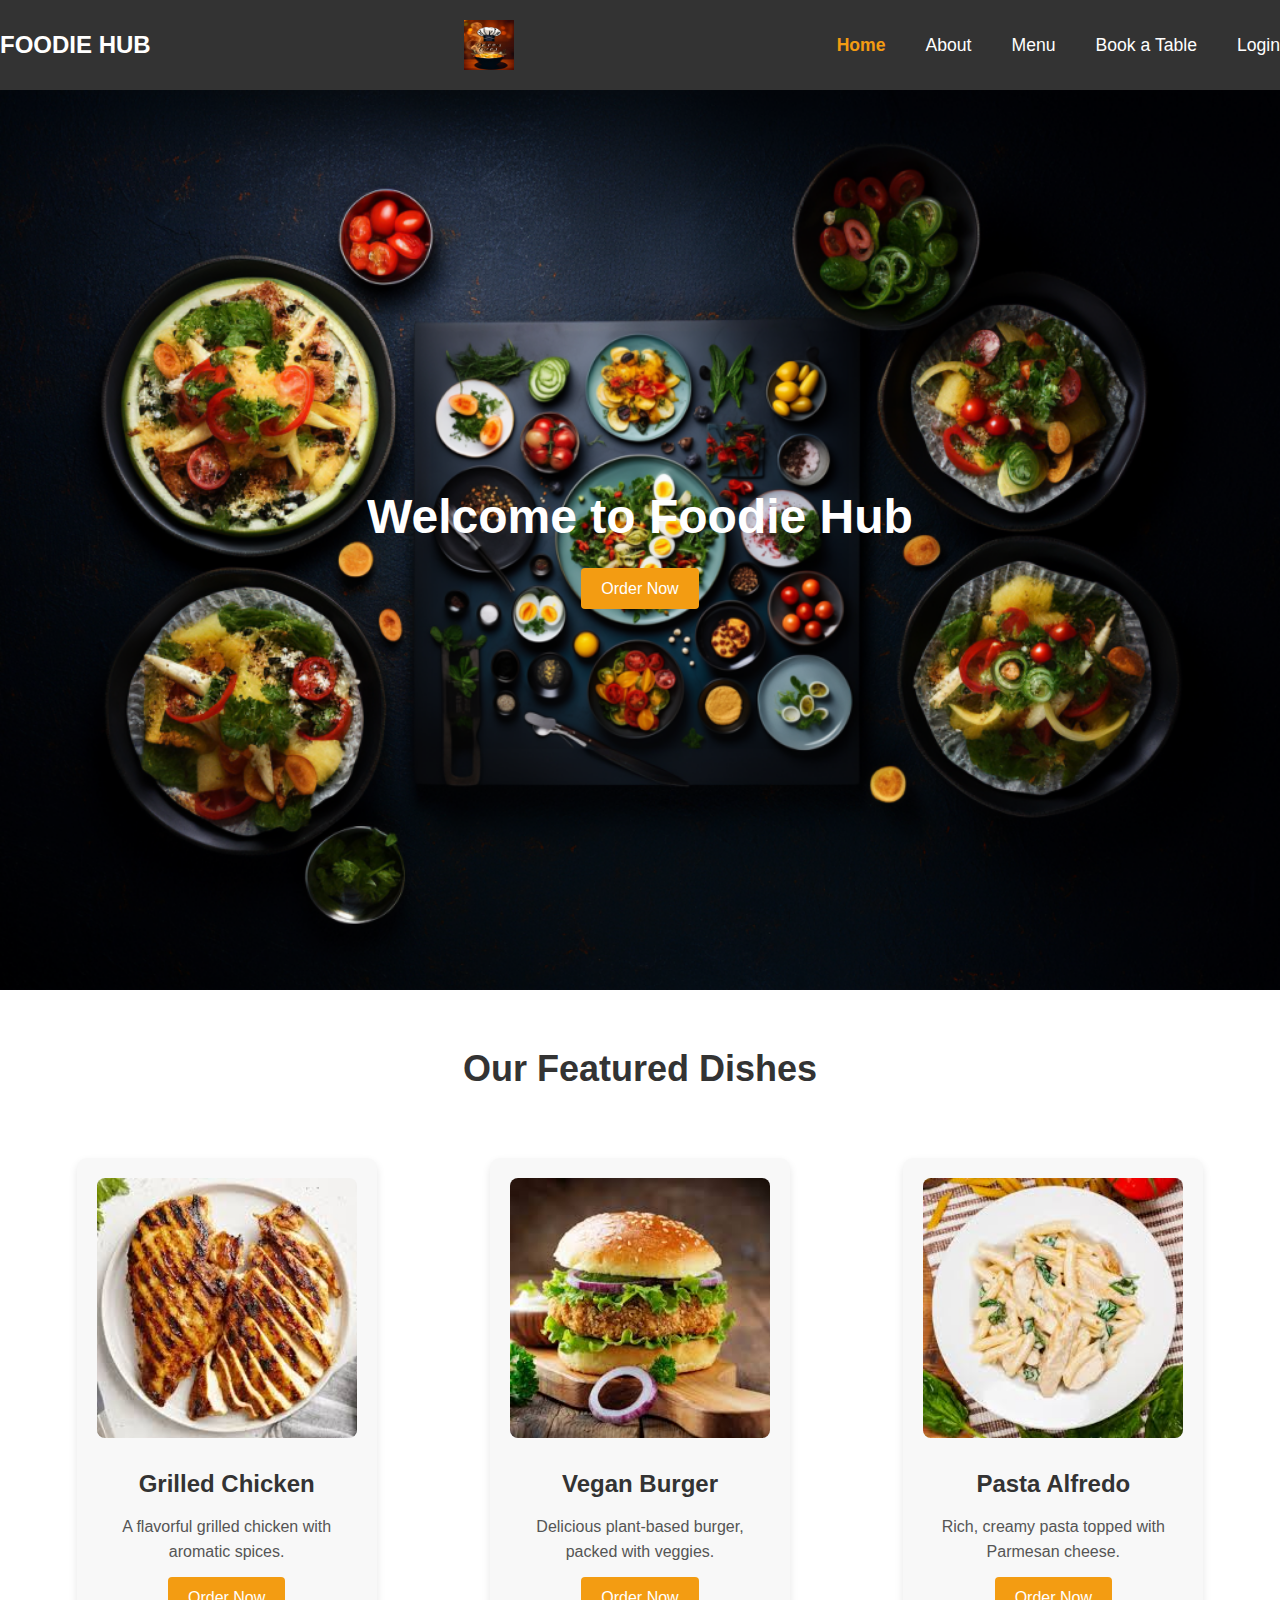
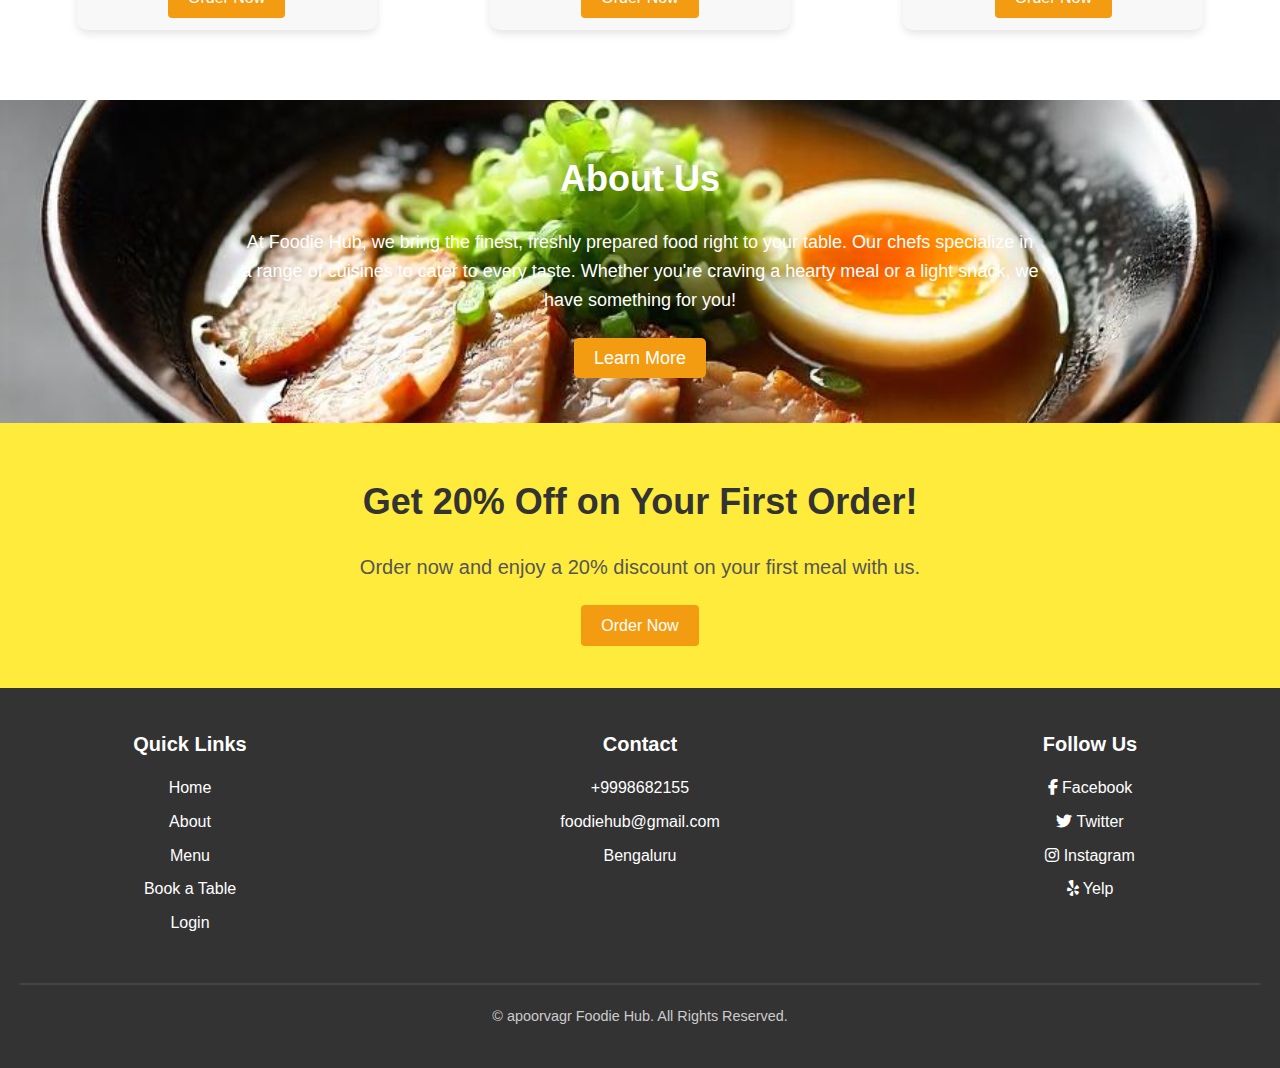
<file: index.html>
<!DOCTYPE html>
<html lang="en">
<head>
    <meta charset="UTF-8">
    <meta name="viewport" content="width=device-width, initial-scale=1.0">
    <title>Food Ordering System</title>
    <!-- External CSS Link -->
    <link rel="stylesheet" href="style.css">
    <!-- Font Awesome for icons -->
    <link rel="stylesheet" href="https://cdnjs.cloudflare.com/ajax/libs/font-awesome/6.6.0/css/all.min.css">
</head>
<body>

    <!-- Header Section -->
    <header class="header">
        <a href="index.html" class="logo">Foodie Hub</a>
        <img src="images/logo.jpg" alt="Foodie Hub Logo" class="logo-img">
        <nav class="navbar">
            <ul>
                <li><a href="index.html" class="active">Home</a></li>
                <li><a href="about.html">About</a></li>
                <li><a href="menu.html">Menu</a></li>
                <li><a href="book.html">Book a Table</a></li>
                <li><a href="login.html">Login</a></li>
            </ul>
        </nav>
        <div id="menu-btn" class="fas fa-bars"></div>
    </header>

    <!-- Hero Section (Food Ordering) -->
    <section class="hero">
        <div class="hero-content">
            <h1>Welcome to Foodie Hub</h1>

            <a href="menu.html" class="btn">Order Now</a>
        </div>
    </section>
    

    <!-- Featured Dishes Section -->
    <section class="featured-dishes">
        <h2>Our Featured Dishes</h2>
        <div class="dishes-container">
            <div class="dish">
                <img src="images/a2.jpg" alt="Dish 1">
                <h3>Grilled Chicken</h3>
                <p>A flavorful grilled chicken with aromatic spices.</p>
                <a href="menu.html" class="btn">Order Now</a>
            </div>
            <div class="dish">
                <img src="images/a3.jpg" alt="Dish 2">
                <h3>Vegan Burger</h3>
                <p>Delicious plant-based burger, packed with veggies.</p>
                <a href="menu.html" class="btn">Order Now</a>
            </div>
            <div class="dish">
                <img src="images/a4.jpg" alt="Dish 3">
                <h3>Pasta Alfredo</h3>
                <p>Rich, creamy pasta topped with Parmesan cheese.</p>
                <a href="menu.html" class="btn">Order Now</a>
            </div>
        </div>
    </section>

    <!-- About Us Section -->
    <section class="about-us">
        <h2>About Us</h2>
        <p>At Foodie Hub, we bring the finest, freshly prepared food right to your table. Our chefs specialize in a range of cuisines to cater to every taste. Whether you're craving a hearty meal or a light snack, we have something for you!</p>
        <a href="about.html" class="btn">Learn More</a>
    </section>

    <!-- Special Offers Section -->
    <section class="special-offers">
        <div class="content">
            <h3>Get 20% Off on Your First Order!</h3>
            <p>Order now and enjoy a 20% discount on your first meal with us.</p>
            <a href="menu.html" class="btn">Order Now</a>
        </div>
    </section>

    <!-- Footer Section -->
    <footer class="footer">
        <div class="footer-container">
            <div class="footer-box">
                <h3>Quick Links</h3>
                <a href="index.html">Home</a>
                <a href="about.html">About</a>
                <a href="menu.html">Menu</a>
                <a href="book.html">Book a Table</a>
                <a href="login.html">Login</a>
            </div>
            <div class="footer-box">
                <h3>Contact</h3>
                <a href="tel:+123456789">+9998682155</a>
                <a href="mailto:info@foodiehub.com">foodiehub@gmail.com</a>
                <a href="#">Bengaluru</a>
            </div>
            <div class="footer-box">
                <h3>Follow Us</h3>
                <a href="#"><i class="fab fa-facebook-f"></i> Facebook</a>
                <a href="#"><i class="fab fa-twitter"></i> Twitter</a>
                <a href="#"><i class="fab fa-instagram"></i> Instagram</a>
                <a href="#"><i class="fab fa-yelp"></i> Yelp</a>
            </div>
        </div>
        <hr>
        <div class="credit">
            © apoorvagr Foodie Hub. All Rights Reserved.
        </div>
    </footer>

    <!-- External JS Link -->
    <script src="script.js"></script>
</body>
</html>
</file>
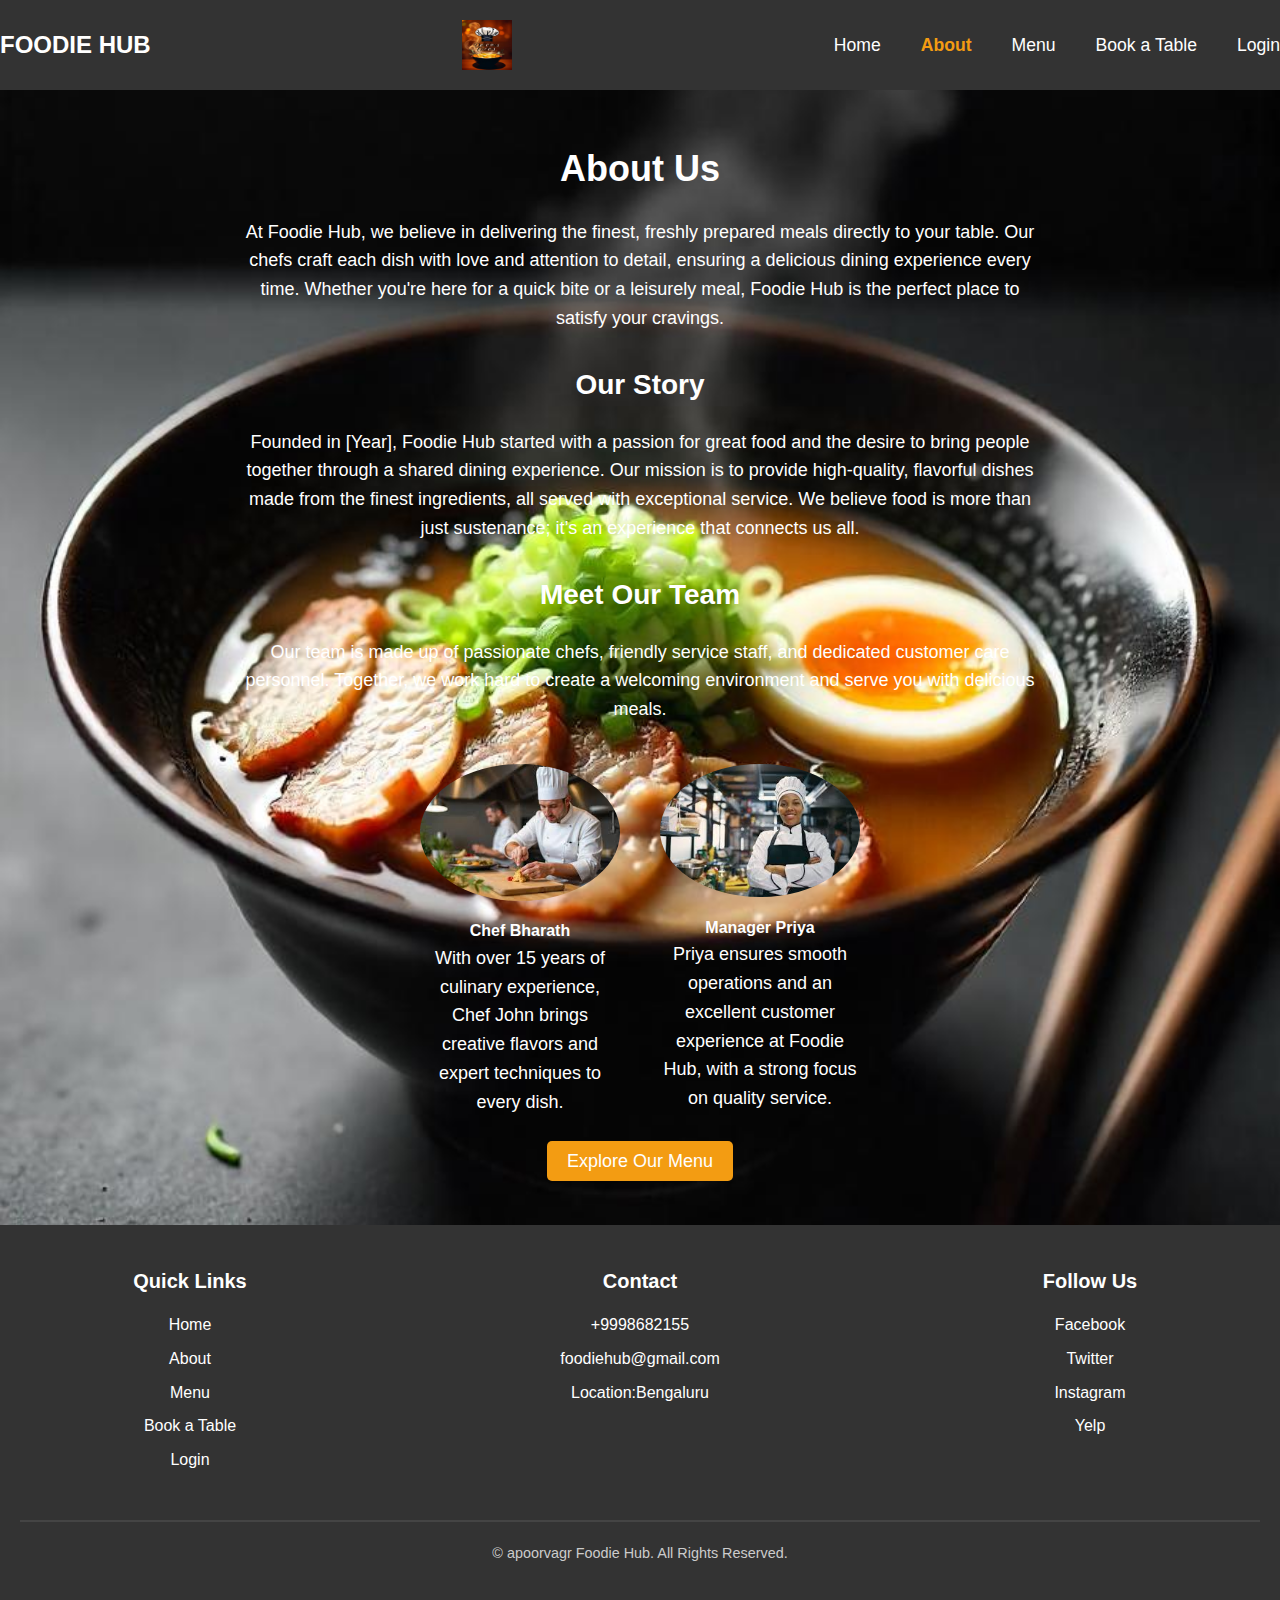
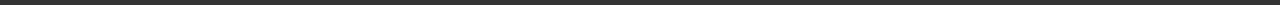
<file: about.html>
<!DOCTYPE html>
<html lang="en">
<head>
    <meta charset="UTF-8">
    <meta name="viewport" content="width=device-width, initial-scale=1.0">
    <title>About Us - Foodie Hub</title>
    <!-- External CSS Link -->
    <link rel="stylesheet" href="style.css">
</head>
<body>

    <!-- Header Section -->
    <header class="header">
        <a href="index.html" class="logo">Foodie Hub</a>
        <img src="images/logo.jpg" alt="Foodie Hub Logo" class="logo-img">
        <nav class="navbar">
            <ul>
                <li><a href="index.html">Home</a></li>
                <li><a href="about.html" class="active">About</a></li>
                <li><a href="menu.html">Menu</a></li>
                <li><a href="book.html">Book a Table</a></li>
                <li><a href="login.html">Login</a></li>
            </ul>
        </nav>
        <div id="menu-btn" class="fas fa-bars"></div>
    </header>

    <!-- About Us Section -->
    <section class="about-us">
        <h2>About Us</h2>
        <p>At Foodie Hub, we believe in delivering the finest, freshly prepared meals directly to your table. Our chefs craft each dish with love and attention to detail, ensuring a delicious dining experience every time. Whether you're here for a quick bite or a leisurely meal, Foodie Hub is the perfect place to satisfy your cravings.</p>

        <div class="about-content">
            <h3>Our Story</h3>
            <p>Founded in [Year], Foodie Hub started with a passion for great food and the desire to bring people together through a shared dining experience. Our mission is to provide high-quality, flavorful dishes made from the finest ingredients, all served with exceptional service. We believe food is more than just sustenance; it’s an experience that connects us all.</p>


            <h3>Meet Our Team</h3>
            <p>Our team is made up of passionate chefs, friendly service staff, and dedicated customer care personnel. Together, we work hard to create a welcoming environment and serve you with delicious meals.</p>

            <div class="team-members">
                <div class="team-member">
                    <img src="images/a10.jpg" alt="Chef John Doe">
                    <h4>Chef Bharath</h4>
                    <p>With over 15 years of culinary experience, Chef John brings creative flavors and expert techniques to every dish.</p>
                </div>
                <div class="team-member">
                    <img src="images/a11.jpg" alt="Manager Jane Smith">
                    <h4>Manager Priya</h4>
                    <p>Priya ensures smooth operations and an excellent customer experience at Foodie Hub, with a strong focus on quality service.</p>
                </div>
            </div>
        </div>

        <a href="menu.html" class="btn">Explore Our Menu</a>
    </section>

    <!-- Footer Section -->
    <footer class="footer">
        <div class="footer-container">
            <div class="footer-box">
                <h3>Quick Links</h3>
                <a href="index.html">Home</a>
                <a href="about.html">About</a>
                <a href="menu.html">Menu</a>
                <a href="book.html">Book a Table</a>
                <a href="login.html">Login</a>
            </div>
            <div class="footer-box">
                <h3>Contact</h3>
                <a href="tel:+123456789">+9998682155</a>
                <a href="mailto:info@foodiehub.com">foodiehub@gmail.com</a>
                <a href="#">Location:Bengaluru</a>
            </div>
            <div class="footer-box">
                <h3>Follow Us</h3>
                <a href="#"><i class="fab fa-facebook-f"></i> Facebook</a>
                <a href="#"><i class="fab fa-twitter"></i> Twitter</a>
                <a href="#"><i class="fab fa-instagram"></i> Instagram</a>
                <a href="#"><i class="fab fa-yelp"></i> Yelp</a>
            </div>
        </div>
        <hr>
        <div class="credit">
            © apoorvagr Foodie Hub. All Rights Reserved.
        </div>
    </footer>

    <!-- External JS Link -->
    <script src="script.js"></script>
</body>
</html>
</file>
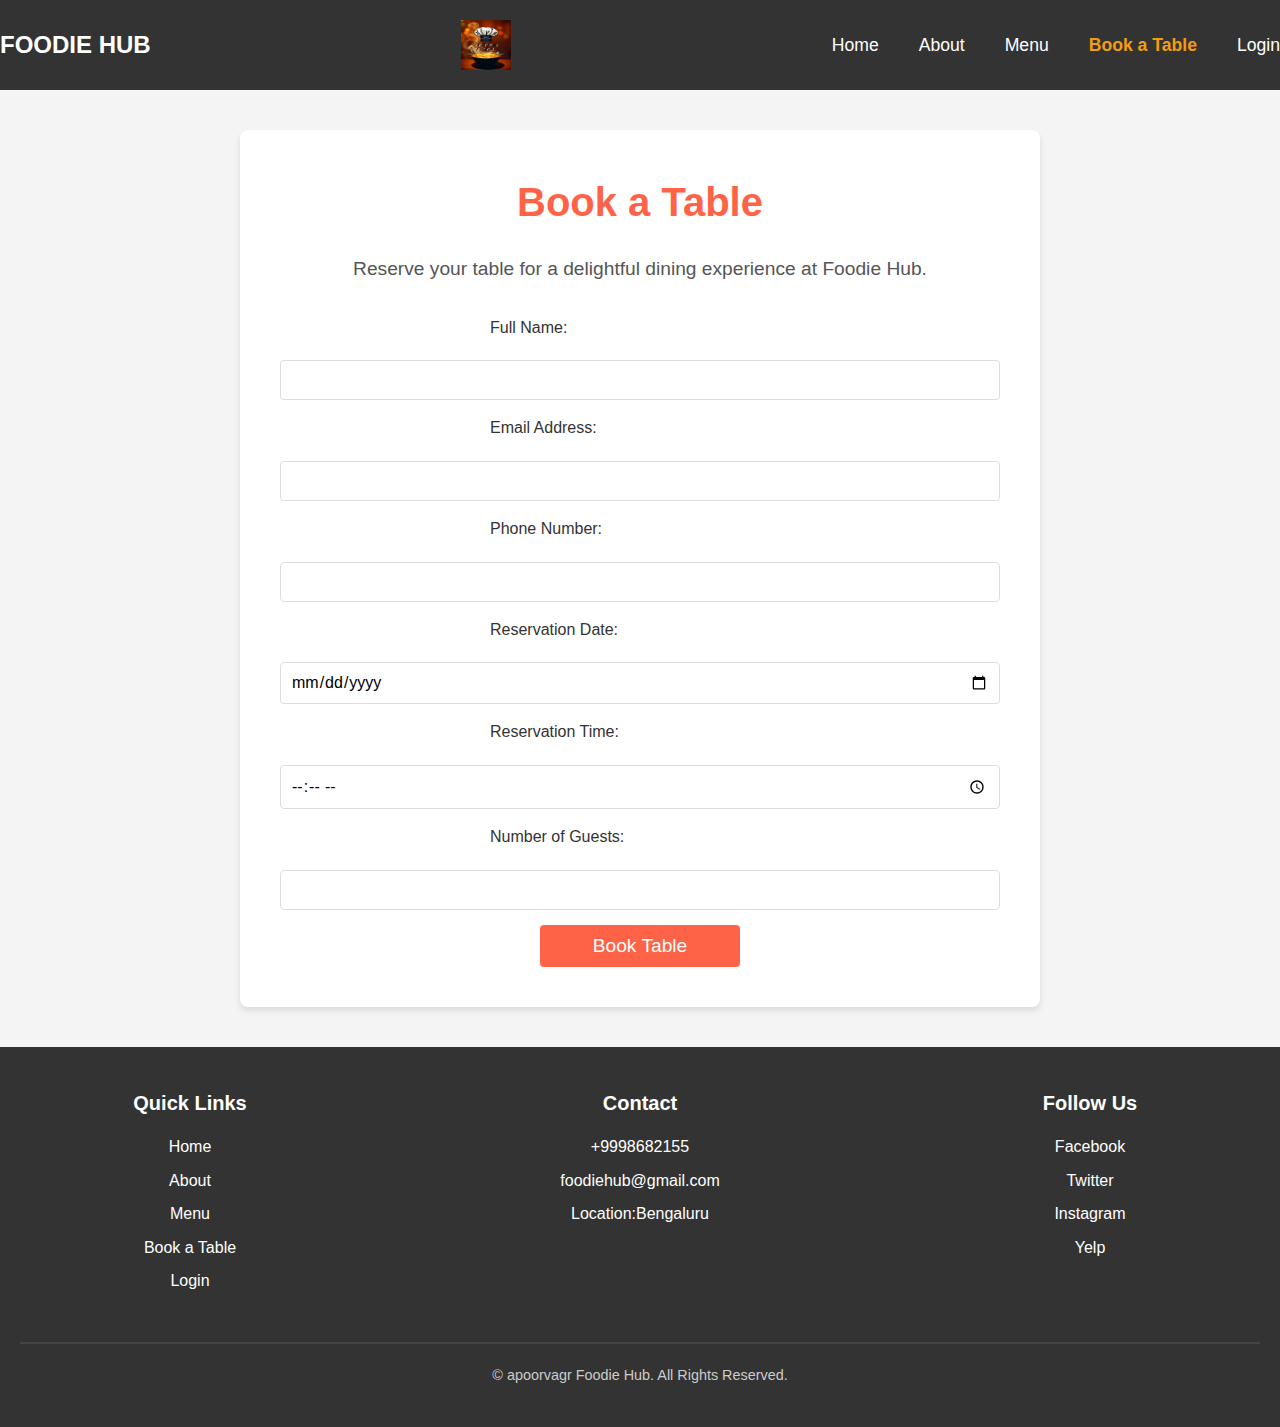
<file: book.html>
<!DOCTYPE html>
<html lang="en">
<head>
    <meta charset="UTF-8">
    <meta name="viewport" content="width=device-width, initial-scale=1.0">
    <title>Book a Table - Foodie Hub</title>
    <!-- External CSS Link -->
    <link rel="stylesheet" href="style.css">
</head>
<body>

    <!-- Header Section -->
    <header class="header">
        <a href="index.html" class="logo">Foodie Hub</a>
        <img src="images/logo.jpg" alt="Foodie Hub Logo" class="logo-img">
        <nav class="navbar">
            <ul>
                <li><a href="index.html">Home</a></li>
                <li><a href="about.html">About</a></li>
                <li><a href="menu.html">Menu</a></li>
                <li><a href="book.html" class="active">Book a Table</a></li>
                <li><a href="login.html">Login</a></li>
            </ul>
        </nav>
    </header>

    <!-- Book a Table Section -->
    <section class="book-table">
        <h2>Book a Table</h2>
        <p>Reserve your table for a delightful dining experience at Foodie Hub.</p>

        <form action="submit-booking.php" method="POST" class="booking-form">
            <label for="name">Full Name:</label>
            <input type="text" id="name" name="name" required>

            <label for="email">Email Address:</label>
            <input type="email" id="email" name="email" required>

            <label for="phone">Phone Number:</label>
            <input type="tel" id="phone" name="phone" required>

            <label for="date">Reservation Date:</label>
            <input type="date" id="date" name="date" required>

            <label for="time">Reservation Time:</label>
            <input type="time" id="time" name="time" required>

            <label for="guests">Number of Guests:</label>
            <input type="number" id="guests" name="guests" min="1" required>

            <button type="submit" class="btn">Book Table</button>
        </form>
    </section>

    <!-- Footer Section -->
    <footer class="footer">
        <div class="footer-container">
            <div class="footer-box">
                <h3>Quick Links</h3>
                <a href="index.html">Home</a>
                <a href="about.html">About</a>
                <a href="menu.html">Menu</a>
                <a href="book.html">Book a Table</a>
                <a href="login.html">Login</a>
            </div>
            <div class="footer-box">
                <h3>Contact</h3>
                <a href="tel:+123456789">+9998682155</a>
                <a href="mailto:info@foodiehub.com">foodiehub@gmail.com</a>
                <a href="#">Location:Bengaluru</a>
            </div>
            <div class="footer-box">
                <h3>Follow Us</h3>
                <a href="#"><i class="fab fa-facebook-f"></i> Facebook</a>
                <a href="#"><i class="fab fa-twitter"></i> Twitter</a>
                <a href="#"><i class="fab fa-instagram"></i> Instagram</a>
                <a href="#"><i class="fab fa-yelp"></i> Yelp</a>
            </div>
        </div>
        <hr>
        <div class="credit">
            © apoorvagr Foodie Hub. All Rights Reserved.
        </div>
    </footer>

    <!-- External JS Link -->
    <script src="script.js"></script>
</body>
</html>
</file>
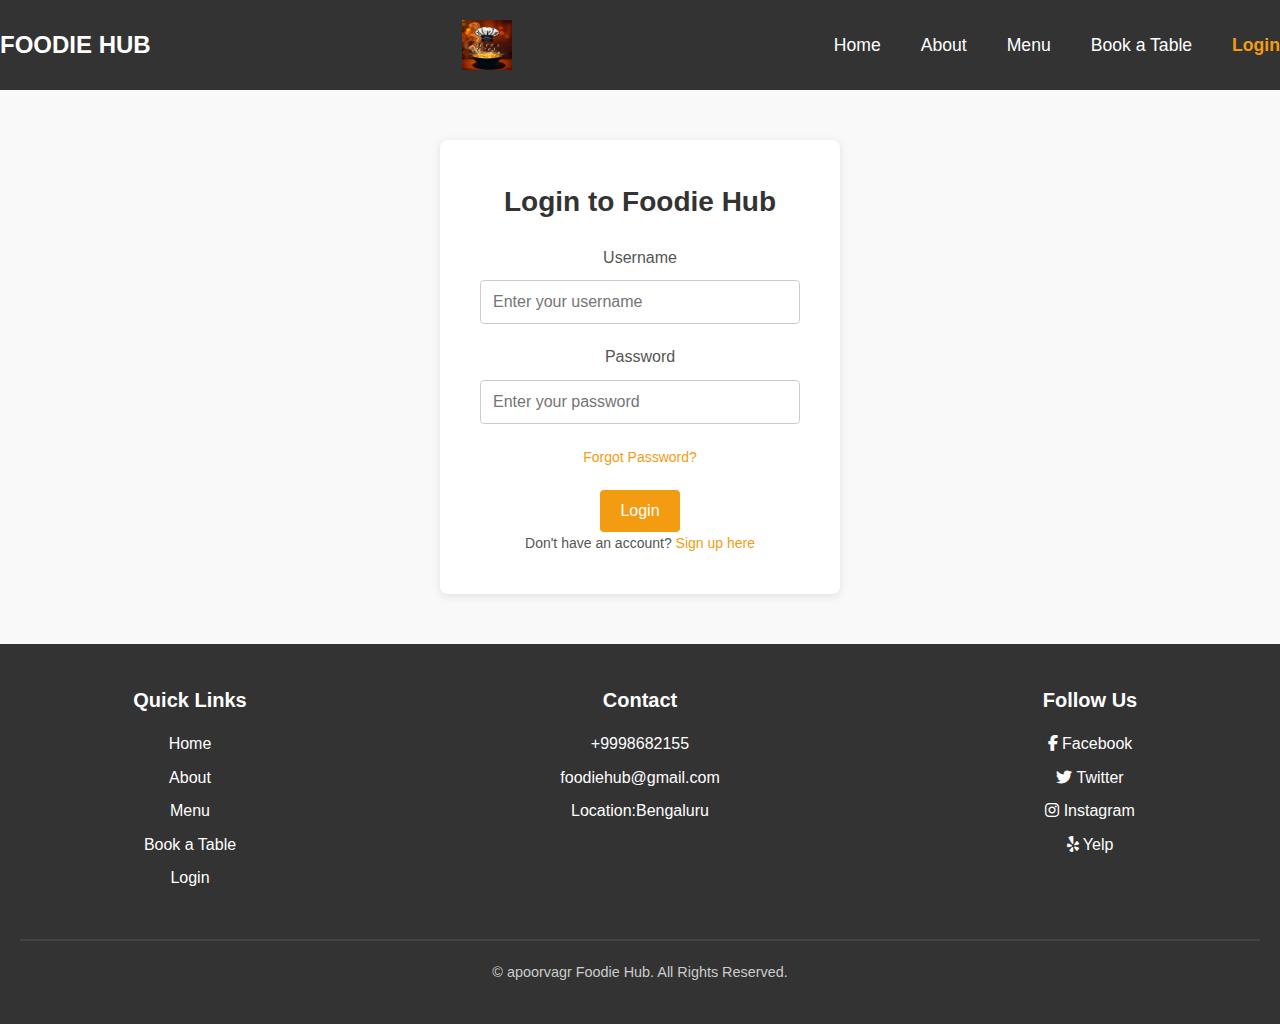
<file: login.html>
<!DOCTYPE html>
<html lang="en">
<head>
    <meta charset="UTF-8">
    <meta name="viewport" content="width=device-width, initial-scale=1.0">
    <title>Login - Foodie Hub</title>
    <!-- External CSS Link -->
    <link rel="stylesheet" href="style.css">
    <!-- Font Awesome for icons -->
    <link rel="stylesheet" href="https://cdnjs.cloudflare.com/ajax/libs/font-awesome/6.6.0/css/all.min.css">
</head>
<body>

    <!-- Header Section -->
    <header class="header">
        <a href="index.html" class="logo">Foodie Hub</a>
        <img src="images/logo.jpg" alt="Foodie Hub Logo" class="logo-img">
        <nav class="navbar">
            <ul>
                <li><a href="index.html">Home</a></li>
                <li><a href="about.html">About</a></li>
                <li><a href="menu.html">Menu</a></li>
                <li><a href="book.html">Book a Table</a></li>
                <li><a href="login.html" class="active">Login</a></li>
            </ul>
        </nav>
    </header>

    <!-- Login Section -->
    <section class="login-section">
        <div class="login-container">
            <h2>Login to Foodie Hub</h2>
            <form action="login-process.html" method="post">
                <div class="input-group">
                    <label for="username">Username</label>
                    <input type="text" id="username" name="username" placeholder="Enter your username" required>
                </div>
                <div class="input-group">
                    <label for="password">Password</label>
                    <input type="password" id="password" name="password" placeholder="Enter your password" required>
                </div>
                <div class="forgot-password">
                    <a href="forgot-password.html">Forgot Password?</a>
                </div>
                <button type="submit" class="btn">Login</button>
            </form>
            <p>Don't have an account? <a href="register.html">Sign up here</a></p>
        </div>
    </section>

    <!-- Footer Section -->
    <footer class="footer">
        <div class="footer-container">
            <div class="footer-box">
                <h3>Quick Links</h3>
                <a href="index.html">Home</a>
                <a href="about.html">About</a>
                <a href="menu.html">Menu</a>
                <a href="book.html">Book a Table</a>
                <a href="login.html">Login</a>
            </div>
            <div class="footer-box">
                <h3>Contact</h3>
                <a href="tel:+123456789">+9998682155</a>
                <a href="mailto:info@foodiehub.com">foodiehub@gmail.com</a>
                <a href="#">Location:Bengaluru</a>
            </div>
            <div class="footer-box">
                <h3>Follow Us</h3>
                <a href="#"><i class="fab fa-facebook-f"></i> Facebook</a>
                <a href="#"><i class="fab fa-twitter"></i> Twitter</a>
                <a href="#"><i class="fab fa-instagram"></i> Instagram</a>
                <a href="#"><i class="fab fa-yelp"></i> Yelp</a>
            </div>
        </div>
        <hr>
        <div class="credit">
            © apoorvagr Foodie Hub. All Rights Reserved.
        </div>
    </footer>

    <!-- External JS Link -->
    <script src="script.js"></script>
</body>
</html>
</file>
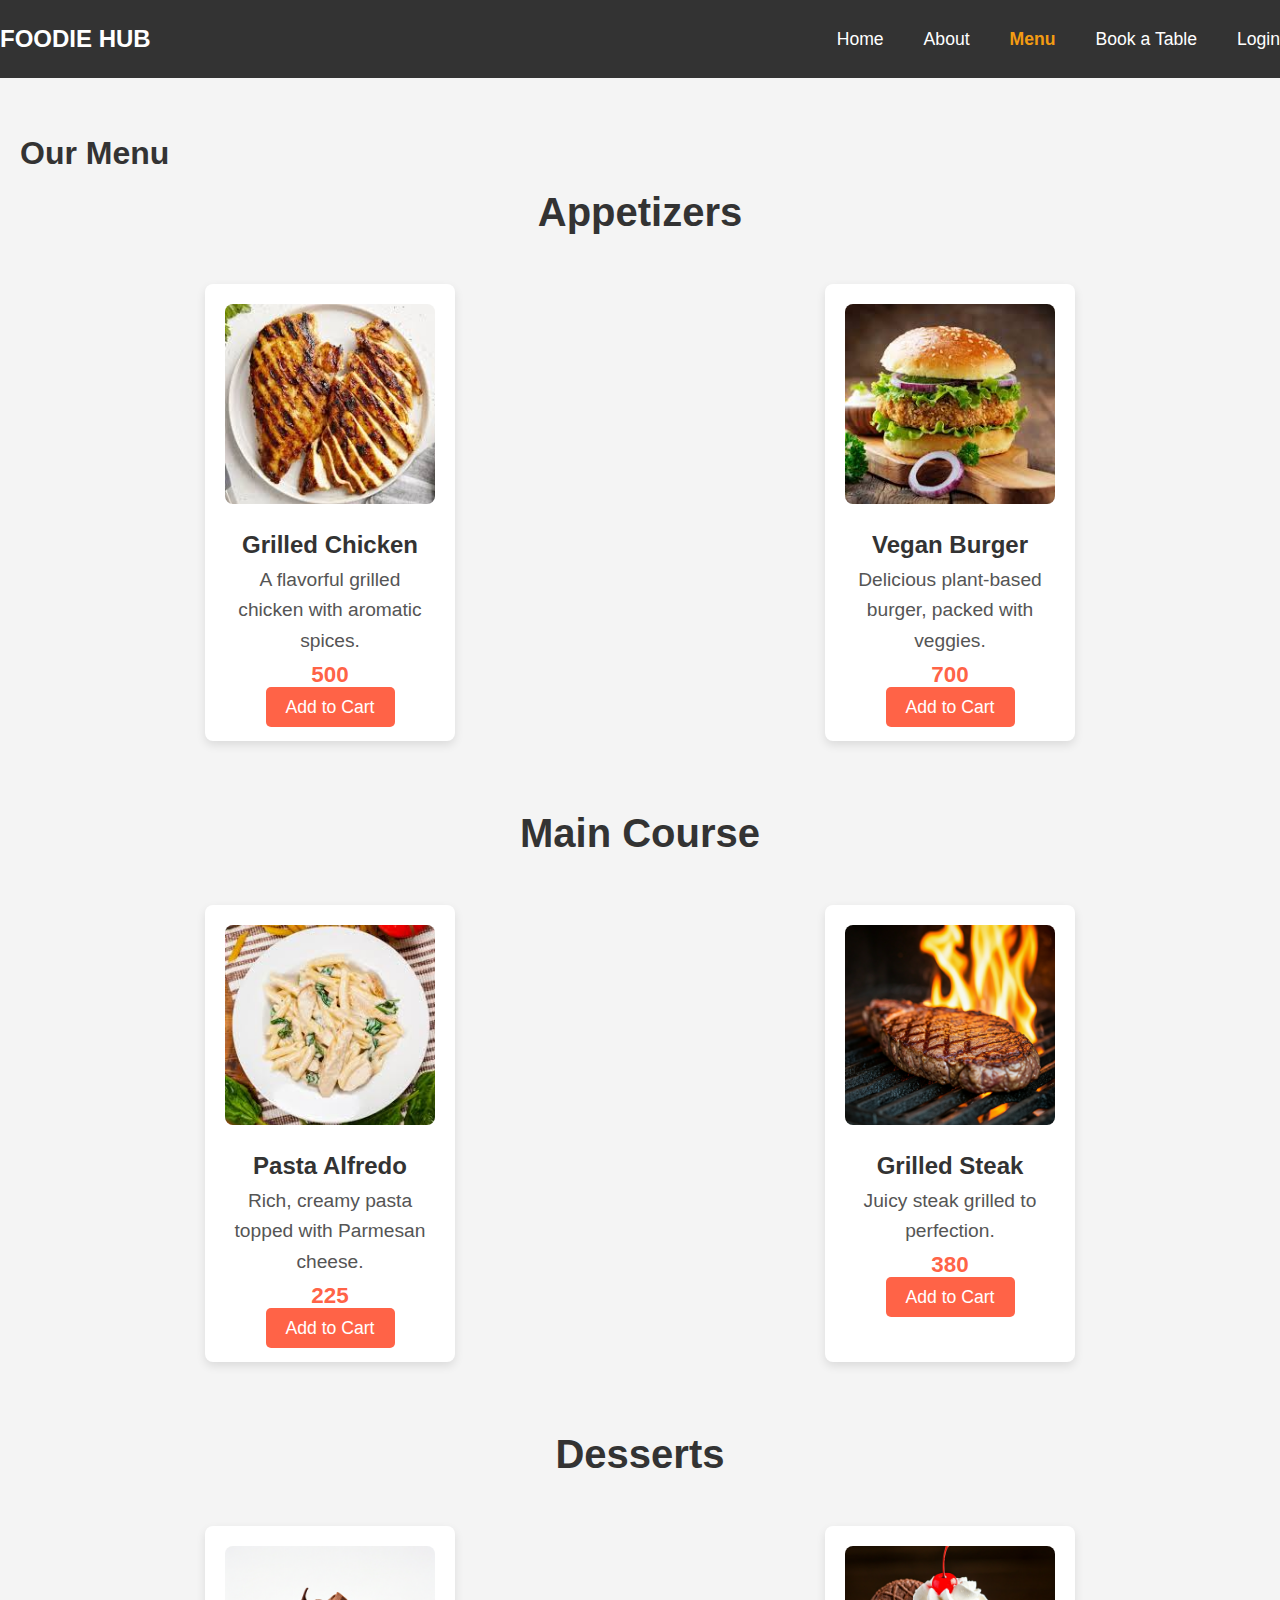
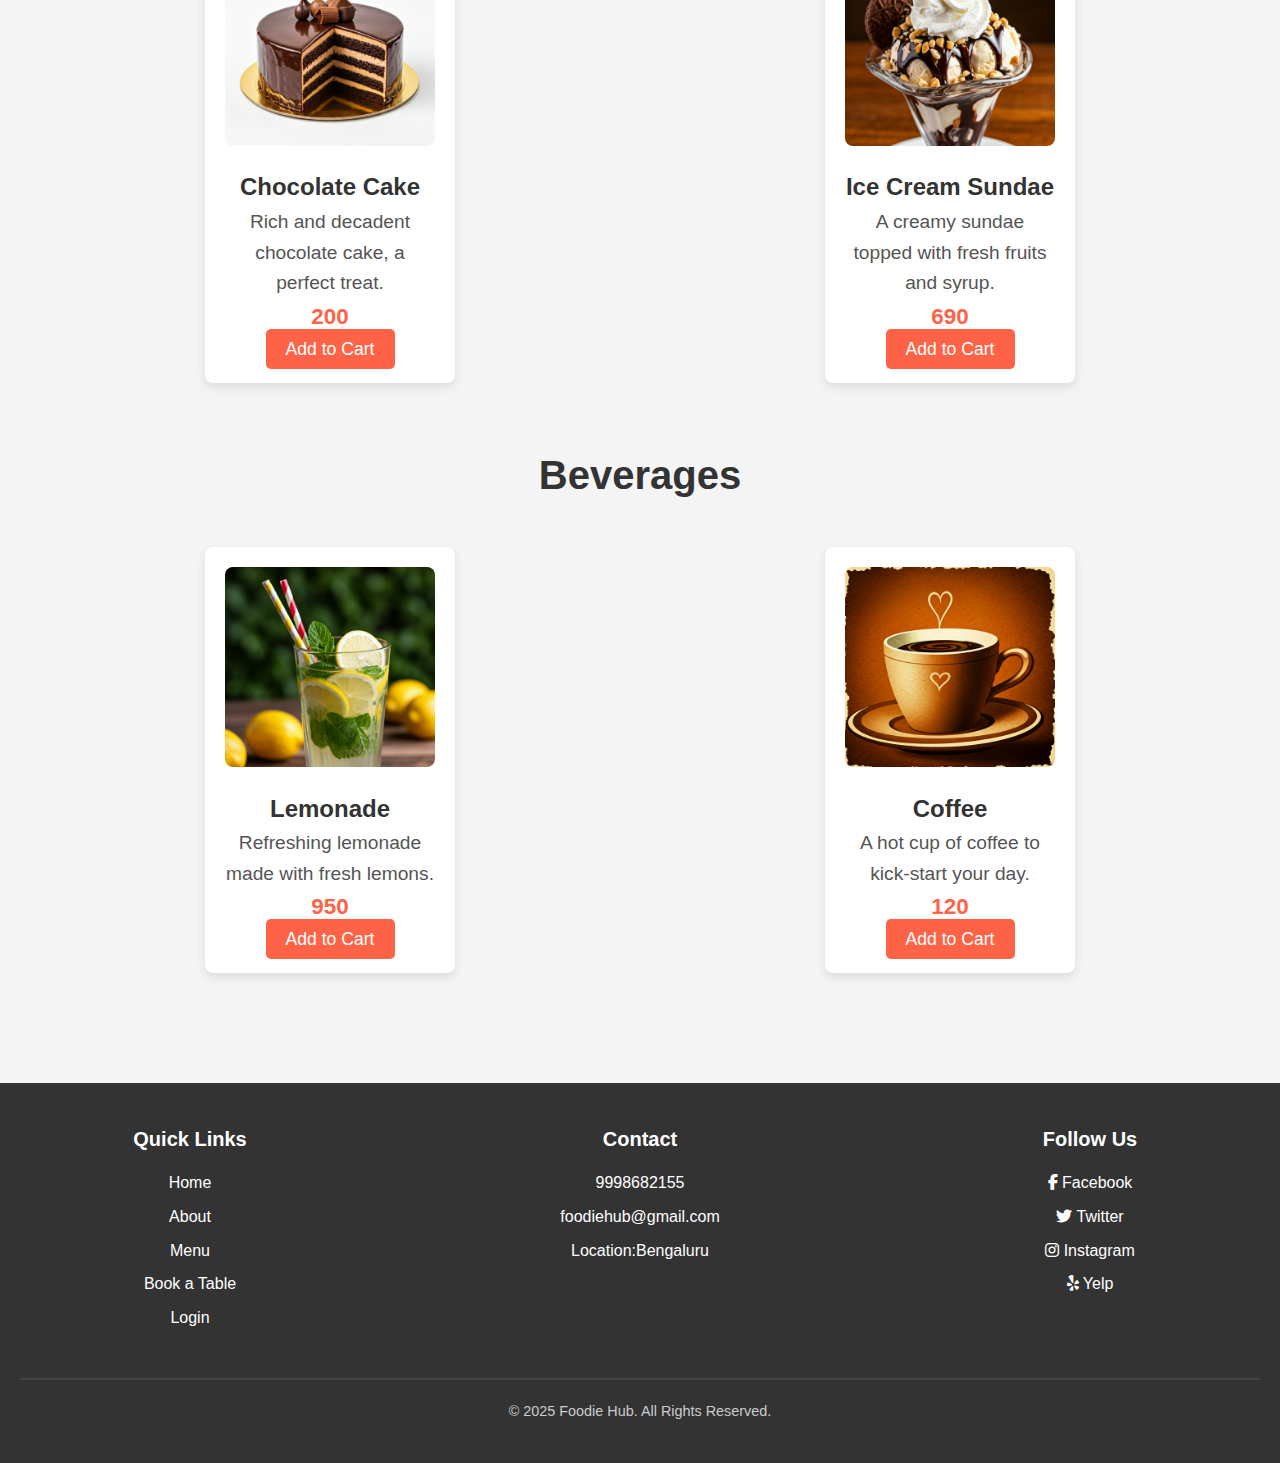
<file: menu.html>
<!DOCTYPE html>
<html lang="en">
<head>
    <meta charset="UTF-8">
    <meta name="viewport" content="width=device-width, initial-scale=1.0">
    <title>Food Menu - Foodie Hub</title>
    <link rel="stylesheet" href="style.css"> <!-- Link to the main stylesheet -->
    <link rel="stylesheet" href="https://cdnjs.cloudflare.com/ajax/libs/font-awesome/6.6.0/css/all.min.css"> <!-- FontAwesome -->
</head>
<body>

    <!-- Header Section -->
    <header class="header">
        <a href="index.html" class="logo">Foodie Hub</a>
        <nav class="navbar">
            <ul>
                <li><a href="index.html">Home</a></li>
                <li><a href="about.html">About</a></li>
                <li><a href="menu.html" class="active">Menu</a></li>
                <li><a href="book.html">Book a Table</a></li>
                <li><a href="login.html">Login</a></li>
            </ul>
        </nav>
    </header>

    <!-- Menu Section -->
    <section class="menu">
        <h1>Our Menu</h1>
        
        <!-- Appetizers Section -->
        <section class="menu-category">
            <h2>Appetizers</h2>
            <div class="menu-items">
                <div class="menu-item">
                    <img src="images/a2.jpg" alt="Grilled Chicken">
                    <h3>Grilled Chicken</h3>
                    <p>A flavorful grilled chicken with aromatic spices.</p>
                    <p class="price">500</p>
                    <a href="book.html" class="btn">Add to Cart</a>
                </div>
                <div class="menu-item">
                    <img src="images/a3.jpg" alt="Vegan Burger">
                    <h3>Vegan Burger</h3>
                    <p>Delicious plant-based burger, packed with veggies.</p>
                    <p class="price">700</p>
                    <a href="book.html" class="btn">Add to Cart</a>
                </div>
            </div>
        </section>

        <!-- Main Course Section -->
        <section class="menu-category">
            <h2>Main Course</h2>
            <div class="menu-items">
                <div class="menu-item">
                    <img src="images/a4.jpg" alt="Pasta Alfredo">
                    <h3>Pasta Alfredo</h3>
                    <p>Rich, creamy pasta topped with Parmesan cheese.</p>
                    <p class="price">225</p>
                    <a href="book.html" class="btn">Add to Cart</a>
                </div>
                <div class="menu-item">
                    <img src="images/a5.png" alt="Steak">
                    <h3>Grilled Steak</h3>
                    <p>Juicy steak grilled to perfection.</p>
                    <p class="price">380</p>
                    <a href="book.html" class="btn">Add to Cart</a>
                </div>
            </div>
        </section>

        <!-- Desserts Section -->
        <section class="menu-category">
            <h2>Desserts</h2>
            <div class="menu-items">
                <div class="menu-item">
                    <img src="images/a6.png" alt="Chocolate Cake">
                    <h3>Chocolate Cake</h3>
                    <p>Rich and decadent chocolate cake, a perfect treat.</p>
                    <p class="price">200</p>
                    <!-- <button class="btn">Add to Cart</button> -->
                    <a href="book.html" class="btn">Add to Cart</a>
                </div>
                <div class="menu-item">
                    <img src="images/a7.png" alt="Ice Cream Sundae">
                    <h3>Ice Cream Sundae</h3>
                    <p>A creamy sundae topped with fresh fruits and syrup.</p>
                    <p class="price">690</p>
                    <a href="book.html" class="btn">Add to Cart</a>
                </div>
            </div>
        </section>
        
        <!-- Beverages Section -->
        <section class="menu-category">
            <h2>Beverages</h2>
            <div class="menu-items">
                <div class="menu-item">
                    <img src="images/a8.png" alt="Lemonade">
                    <h3>Lemonade</h3>
                    <p>Refreshing lemonade made with fresh lemons.</p>
                    <p class="price">950</p>
                    <a href="book.html" class="btn">Add to Cart</a>
                </div>
                <div class="menu-item">
                    <img src="images/a9.png" alt="Coffee">
                    <h3>Coffee</h3>
                    <p>A hot cup of coffee to kick-start your day.</p>
                    <p class="price">120</p>
                    <a href="book.html" class="btn">Add to Cart</a>
                </div>
            </div>
        </section>
    </section>

    <!-- Footer Section -->
    <footer class="footer">
        <div class="footer-container">
            <div class="footer-box">
                <h3>Quick Links</h3>
                <a href="index.html">Home</a>
                <a href="about.html">About</a>
                <a href="menu.html">Menu</a>
                <a href="book.html">Book a Table</a>
                <a href="login.html">Login</a>
            </div>
            <div class="footer-box">
                <h3>Contact</h3>
                <a href="tel:+123456789">9998682155</a>
                <a href="mailto:info@foodiehub.com">foodiehub@gmail.com</a>
                <a href="#">Location:Bengaluru</a>
            </div>
            <div class="footer-box">
                <h3>Follow Us</h3>
                <a href="#"><i class="fab fa-facebook-f"></i> Facebook</a>
                <a href="#"><i class="fab fa-twitter"></i> Twitter</a>
                <a href="#"><i class="fab fa-instagram"></i> Instagram</a>
                <a href="#"><i class="fab fa-yelp"></i> Yelp</a>
            </div>
        </div>
        <hr>
        <div class="credit">
            © 2025 Foodie Hub. All Rights Reserved.
        </div>
    </footer>

    <script src="script.js"></script>
</body>
</html>
</file>
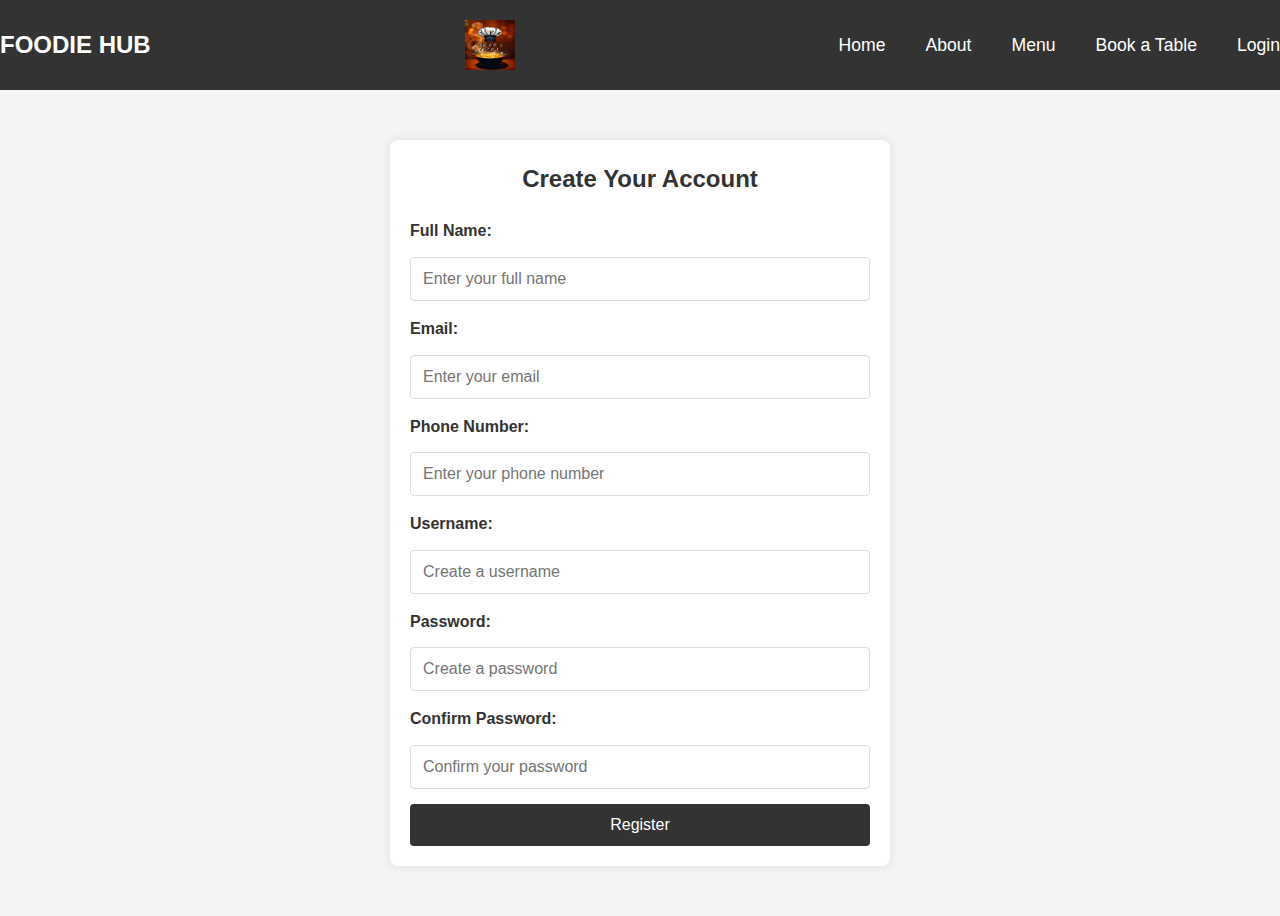
<file: register.html>
<!DOCTYPE html>
<html lang="en">
<head>
    <meta charset="UTF-8">
    <meta name="viewport" content="width=device-width, initial-scale=1.0">
    <title>Register - Food Ordering System</title>
    <!-- External CSS Link -->
    <link rel="stylesheet" href="style.css">
    <!-- Font Awesome for icons -->
    <link rel="stylesheet" href="https://cdnjs.cloudflare.com/ajax/libs/font-awesome/6.6.0/css/all.min.css">
</head>
<body>

    <!-- Header Section -->
    <header class="header">
        <a href="index.html" class="logo">Foodie Hub</a>
        <img src="images/logo.jpg" alt="Foodie Hub Logo" class="logo-img">
        <nav class="navbar">
            <ul>
                <li><a href="index.html">Home</a></li>
                <li><a href="about.html">About</a></li>
                <li><a href="menu.html">Menu</a></li>
                <li><a href="book.html">Book a Table</a></li>
                <li><a href="login.html">Login</a></li>
            </ul>
        </nav>
        <div id="menu-btn" class="fas fa-bars"></div>
    </header>

    <!-- Register Section -->
    <section class="register">
        <h2>Create Your Account</h2>
        <form id="registerForm">
            <label for="fullname">Full Name:</label>
            <input type="text" id="fullname" name="fullname" placeholder="Enter your full name" required><br>

            <label for="email">Email:</label>
            <input type="email" id="email" name="email" placeholder="Enter your email" required><br>

            <label for="phone">Phone Number:</label>
            <input type="tel" id="phone" name="phone" placeholder="Enter your phone number" required><br>

            <label for="username">Username:</label>
            <input type="text" id="username" name="username" placeholder="Create a username" required><br>

            <label for="password">Password:</label>
            <input type="password" id="password" name="password" placeholder="Create a password" required><br>

            <label for="confirm-password">Confirm Password:</label>
            <input type="password" id="confirm-password" name="confirm-password" placeholder="Confirm your password" required><br>

            <button type="submit">Register</button>
        </form>
    </section>


    <!-- External JS Link -->
    <script src="script.js"></script>
</body>
</html>
</file>
<file: style.css>
/* Reset some basic styles */
* {
    margin: 0;
    padding: 0;
    box-sizing: border-box;
}

/* General Styles */
body {
    font-family: 'Arial', sans-serif;
    line-height: 1.6;
    background-color: #f8f8f8;
    color: #fff;
}

/* Header Styles */
.header {
    background-color: #fff;
    color: white;
    padding: 15px 20px;
    display: flex;
    justify-content: space-between;
    align-items: center;
}
/* Style for the logo image */
.logo-img {
    height: 50px; /* Adjust the height as needed */
    width: auto;  /* Maintain the aspect ratio */
}


.header .logo {
    font-size: 24px;
    font-weight: bold;
    text-transform: uppercase;
    color: white;
    text-decoration: none;
}

.navbar ul {
    list-style: none;
    display: flex;
}

.navbar ul li {
    margin-left: 20px;
}

.navbar ul li a {
    color: white;
    text-decoration: none;
    font-size: 16px;
}

.navbar ul li a:hover,
.navbar ul li .active {
    text-decoration: underline;
}

/* Hero Section */
.hero {
    background-image: url('images/a1.png');
    background-size: cover;
    background-position: center;
    height: 100vh;
    display: flex;
    justify-content: center;
    align-items: center;
    color: white;
    text-align: center;
}

.hero-content h1 {
    font-size: 48px;
    margin-bottom: 20px;
}

.hero-content p {
    font-size: 20px;
    margin-bottom: 20px;
}

.btn {
    background-color: #f44336;
    color: white;
    padding: 10px 20px;
    font-size: 16px;
    text-decoration: none;
    border-radius: 5px;
    transition: background-color 0.3s ease;
}

.btn:hover {
    background-color: #d32f2f;
}

/* Featured Dishes Section */
.featured-dishes {
    padding: 50px 20px;
    text-align: center;
    background-color: #fff;
}

.featured-dishes h2 {
    font-size: 36px;
    margin-bottom: 40px;
}

.dishes-container {
    display: flex;
    justify-content: space-around;
    flex-wrap: wrap;
}

.dish {
    background-color: #f8f8f8;
    width: 300px;
    padding: 20px;
    margin: 20px;
    border-radius: 10px;
    box-shadow: 0 4px 8px rgba(0, 0, 0, 0.1);
    text-align: center;
}

.dish img {
    width: 100%;
    border-radius: 8px;
    margin-bottom: 20px;
}

.dish h3 {
    font-size: 24px;
    margin-bottom: 10px;
}

.dish p {
    font-size: 16px;
    margin-bottom: 20px;
}

/* About Us Section */
.about-us {
    padding: 50px 20px;
    text-align: center;
    background-color: #f8f8f8;
}

.about-us h2 {
    font-size: 36px;
    margin-bottom: 20px;
}

.about-us p {
    font-size: 18px;
    max-width: 800px;
    margin: 0 auto 30px;
}

/* Special Offers Section */
.special-offers {
    background-color: #ffeb3b;
    text-align: center;
    padding: 50px 20px;
}

.special-offers h3 {
    font-size: 36px;
    color: #333;
    margin-bottom: 20px;
}

.special-offers p {
    font-size: 20px;
    margin-bottom: 30px;
}

/* Footer Section */
.footer {
    background-color: #333;
    color: white;
    padding: 30px 20px;
    text-align: center;
}

.footer .footer-container {
    display: flex;
    justify-content: space-between;
    margin-bottom: 20px;
}

.footer .footer-box {
    width: 25%;
}

.footer .footer-box h3 {
    font-size: 20px;
    margin-bottom: 15px;
}

.footer .footer-box a {
    color: white;
    text-decoration: none;
    display: block;
    margin-bottom: 8px;
}

.footer .footer-box a:hover {
    text-decoration: underline;
}

.footer .credit {
    font-size: 14px;
}

/* Media Queries for Responsiveness */
@media (max-width: 768px) {
    .navbar ul {
        flex-direction: column;
        text-align: center;
    }

    .dishes-container {
        flex-direction: column;
        align-items: center;
    }

    .footer .footer-container {
        flex-direction: column;
    }
}
/* menu section */
.menu {
    padding: 50px 20px;
    background-color: #f4f4f4;
}

.menu-category {
    margin-bottom: 40px;
}

.menu-category h2 {
    text-align: center;
    font-size: 2.5rem;
    margin-bottom: 20px;
}

.menu-items {
    display: flex;
    justify-content: space-around;
    flex-wrap: wrap;
}

.menu-item {
    width: 250px;
    margin: 20px;
    background-color: white;
    padding: 20px;
    border-radius: 8px;
    box-shadow: 0 4px 10px rgba(0, 0, 0, 0.1);
    text-align: center;
}

.menu-item img {
    width: 100%;
    height: 200px;
    object-fit: cover;
    border-radius: 8px;
}

.menu-item h3 {
    margin-top: 15px;
    font-size: 1.5rem;
}

.menu-item p {
    font-size: 1.2rem;
    color: #555;
}

.menu-item .price {
    font-size: 1.4rem;
    color: #ff6347;
    font-weight: bold;
}

.menu-item .btn {
    margin-top: 15px;
    padding: 10px 20px;
    background-color: #ff6347;
    color: white;
    border: none;
    border-radius: 5px;
    cursor: pointer;
    font-size: 1.1rem;
}

.menu-item .btn:hover {
    background-color: #ff4500;
}
/* General Styles */
* {
    margin: 0;
    padding: 0;
    box-sizing: border-box;
    font-family: 'Arial', sans-serif;
}

body {
    background-color: #f4f4f4;
    color: #333;
}

/* Header Section */
.header {
    display: flex;
    justify-content: space-between;
    align-items: center;
    padding: 20px;
    background-color: #ff6347;
}

.header .logo {
    font-size: 2rem;
    color: white;
    text-decoration: none;
}

.header .navbar ul {
    list-style: none;
    display: flex;
    gap: 20px;
}

.header .navbar ul li a {
    color: white;
    text-decoration: none;
    font-size: 1.1rem;
}

.header .navbar ul li a.active {
    font-weight: bold;
}

/* Hero Section */
.book-table {
    background-color: white;
    padding: 40px;
    text-align: center;
    max-width: 800px;
    margin: 40px auto;
    border-radius: 8px;
    box-shadow: 0 4px 6px rgba(0, 0, 0, 0.1);
}

.book-table h2 {
    font-size: 2.5rem;
    color: #ff6347;
    margin-bottom: 20px;
}

.book-table p {
    font-size: 1.2rem;
    margin-bottom: 30px;
}

.booking-form {
    display: flex;
    flex-direction: column;
    gap: 15px;
    align-items: center;
}

.booking-form label {
    font-size: 1rem;
    text-align: left;
    width: 100%;
    max-width: 300px;
}

.booking-form input {
    width: 100%;
    padding: 10px;
    margin-top: 5px;
    border: 1px solid #ddd;
    border-radius: 4px;
    font-size: 1rem;
}

.booking-form button {
    width: 200px;
    padding: 10px;
    background-color: #ff6347;
    color: white;
    border: none;
    border-radius: 4px;
    font-size: 1.2rem;
    cursor: pointer;
    transition: background-color 0.3s;
}

.booking-form button:hover {
    background-color: #e5533f;
}

/* Footer Section */
.footer {
    background-color: #333;
    color: white;
    padding: 40px 0;
}

.footer-container {
    display: flex;
    justify-content: space-between;
    max-width: 1200px;
    margin: 0 auto;
}

.footer-box {
    width: 30%;
}

.footer-box h3 {
    font-size: 1.5rem;
    margin-bottom: 15px;
}

.footer-box a {
    display: block;
    color: white;
    text-decoration: none;
    margin-bottom: 10px;
}

.footer-box a:hover {
    color: #ff6347;
}

.footer .credit {
    text-align: center;
    margin-top: 20px;
    font-size: 0.9rem;
    color: #ccc;
}

/* Reset default margin and padding */
* {
    margin: 0;
    padding: 0;
    box-sizing: border-box;
}

/* Body Styles */
body {
    font-family: Arial, sans-serif;
    background-color: #f4f4f4;
    color: #333;
}

/* Header Section */
.header {
    background-color: #333;
    color: #fff;
    padding: 20px 0;
    display: flex;
    align-items: center;
    justify-content: space-between;
    position: sticky;
    top: 0;
    z-index: 1000;
}

.header .logo {
    font-size: 24px;
    font-weight: bold;
    color: #fff;
    text-decoration: none;
}

.header .logo-img {
    width: 50px;
    height: 50px;
    margin-left: 10px;
}

.navbar ul {
    list-style: none;
    display: flex;
    gap: 20px;
}

.navbar ul li a {
    text-decoration: none;
    color: #fff;
    font-size: 18px;
    transition: color 0.3s;
}

.navbar ul li a:hover, .navbar ul li a.active {
    color: #f39c12;
}

#menu-btn {
    display: none;
    font-size: 30px;
    color: #fff;
    cursor: pointer;
}

/* About Us Section */
.about-us {
    background-image: url('images/a12.jpg'); /* Add the path to your image here */
    background-size: cover;
    background-position: center;
    padding: 50px 20px;
    color: white;
}

.about-us h2 {
    font-size: 36px;
    color: #fff;
    margin-bottom: 20px;
}

.about-us p {
    font-size: 18px;
    color: #fff;
    margin-bottom: 30px;
    line-height: 1.6;
}

.about-us .about-content h3 {
    font-size: 28px;
    color: #fff;
    margin: 20px 0;
}

.about-us ul {
    list-style: none;
    padding-left: 0;
}

.about-us ul li {
    font-size: 18px;
    margin-bottom: 10px;
}

.about-us .team-members {
    display: flex;
    justify-content: center;
    gap: 40px;
    margin-top: 40px;
}

.about-us .team-member {
    text-align: center;
    max-width: 200px;
}

.about-us .team-member img {
    width: 100%;
    border-radius: 50%;
    height: auto;
    margin-bottom: 10px;
}

.about-us .btn {
    background-color: #f39c12;
    color: #fff;
    padding: 10px 20px;
    text-decoration: none;
    font-size: 18px;
    border-radius: 5px;
    margin-top: 40px;
    transition: background-color 0.3s;
}

.about-us .btn:hover {
    background-color: #e67e22;
}

/* Footer Section */
.footer {
    background-color: #333;
    color: #fff;
    padding: 40px 20px;
}

.footer-container {
    display: flex;
    justify-content: space-between;
}

.footer-box {
    width: 30%;
}

.footer-box h3 {
    font-size: 20px;
    margin-bottom: 15px;
}

.footer-box a {
    display: block;
    color: #fff;
    text-decoration: none;
    margin: 8px 0;
    font-size: 16px;
    transition: color 0.3s;
}

.footer-box a:hover {
    color: #f39c12;
}

.credit {
    text-align: center;
    margin-top: 20px;
    font-size: 14px;
    color: #ccc;
}

hr {
    border: 1px solid #444;
    margin-top: 40px;
}

/* Responsive Design */
@media (max-width: 768px) {
    .navbar ul {
        flex-direction: column;
        align-items: center;
        gap: 10px;
    }

    .header .logo, .header .logo-img {
        display: none;
    }

    #menu-btn {
        display: block;
    }

    .about-us .team-members {
        flex-direction: column;
    }

    .footer-container {
        flex-direction: column;
        align-items: center;
    }

    .footer-box {
        width: 100%;
        margin-bottom: 20px;
    }
}
/* Login Section Styles */
.login-section {
    background-color: #f9f9f9;
    padding: 50px 20px;
    text-align: center;
}

.login-container {
    background-color: #fff;
    padding: 40px;
    border-radius: 8px;
    box-shadow: 0 2px 10px rgba(0, 0, 0, 0.1);
    max-width: 400px;
    margin: 0 auto;
}

.login-container h2 {
    font-size: 28px;
    margin-bottom: 20px;
    color: #333;
}

.input-group {
    margin-bottom: 20px;
}

.input-group label {
    display: block;
    font-size: 16px;
    color: #555;
    margin-bottom: 5px;
}

.input-group input {
    width: 100%;
    padding: 12px;
    font-size: 16px;
    border: 1px solid #ccc;
    border-radius: 4px;
    margin-top: 5px;
}

.forgot-password {
    margin-bottom: 20px;
}

.forgot-password a {
    text-decoration: none;
    color: #f39c12;
    font-size: 14px;
}

.btn {
    background-color: #f39c12;
    color: #fff;
    padding: 12px 20px;
    border: none;
    border-radius: 4px;
    cursor: pointer;
    font-size: 16px;
    transition: background-color 0.3s;
}

.btn:hover {
    background-color: #e67e22;
}

p {
    font-size: 14px;
    color: #555;
}

p a {
    color: #f39c12;
    text-decoration: none;
}
/* Register Section Styles */
.register {
    max-width: 500px;
    margin: 50px auto;
    padding: 20px;
    background-color: white;
    border-radius: 8px;
    box-shadow: 0 0 10px rgba(0, 0, 0, 0.1);
}

.register h2 {
    text-align: center;
    margin-bottom: 20px;
    font-size: 24px;
    color: #333;
}

.register label {
    display: block;
    margin-bottom: 8px;
    font-weight: bold;
    color: #333;
}

.register input {
    width: 100%;
    padding: 12px;
    margin-bottom: 15px;
    border: 1px solid #ddd;
    border-radius: 4px;
    font-size: 16px;
    box-sizing: border-box;
}

.register input:focus {
    outline: none;
    border-color: #333;
}

.register button {
    width: 100%;
    padding: 12px;
    background-color: #333;
    color: white;
    border: none;
    border-radius: 4px;
    font-size: 16px;
    cursor: pointer;
    transition: background-color 0.3s;
}

.register button:hover {
    background-color: #555;
}

.register input[type="text"],
.register input[type="email"],
.register input[type="tel"],
.register input[type="password"] {
    margin-top: 5px;
}

.register button:focus {
    background-color: #444;
}

/* Responsive Styling */
@media (max-width: 768px) {
    .register {
        width: 90%;
        margin-top: 30px;
    }

    .register h2 {
        font-size: 20px;
    }
}
</file>
